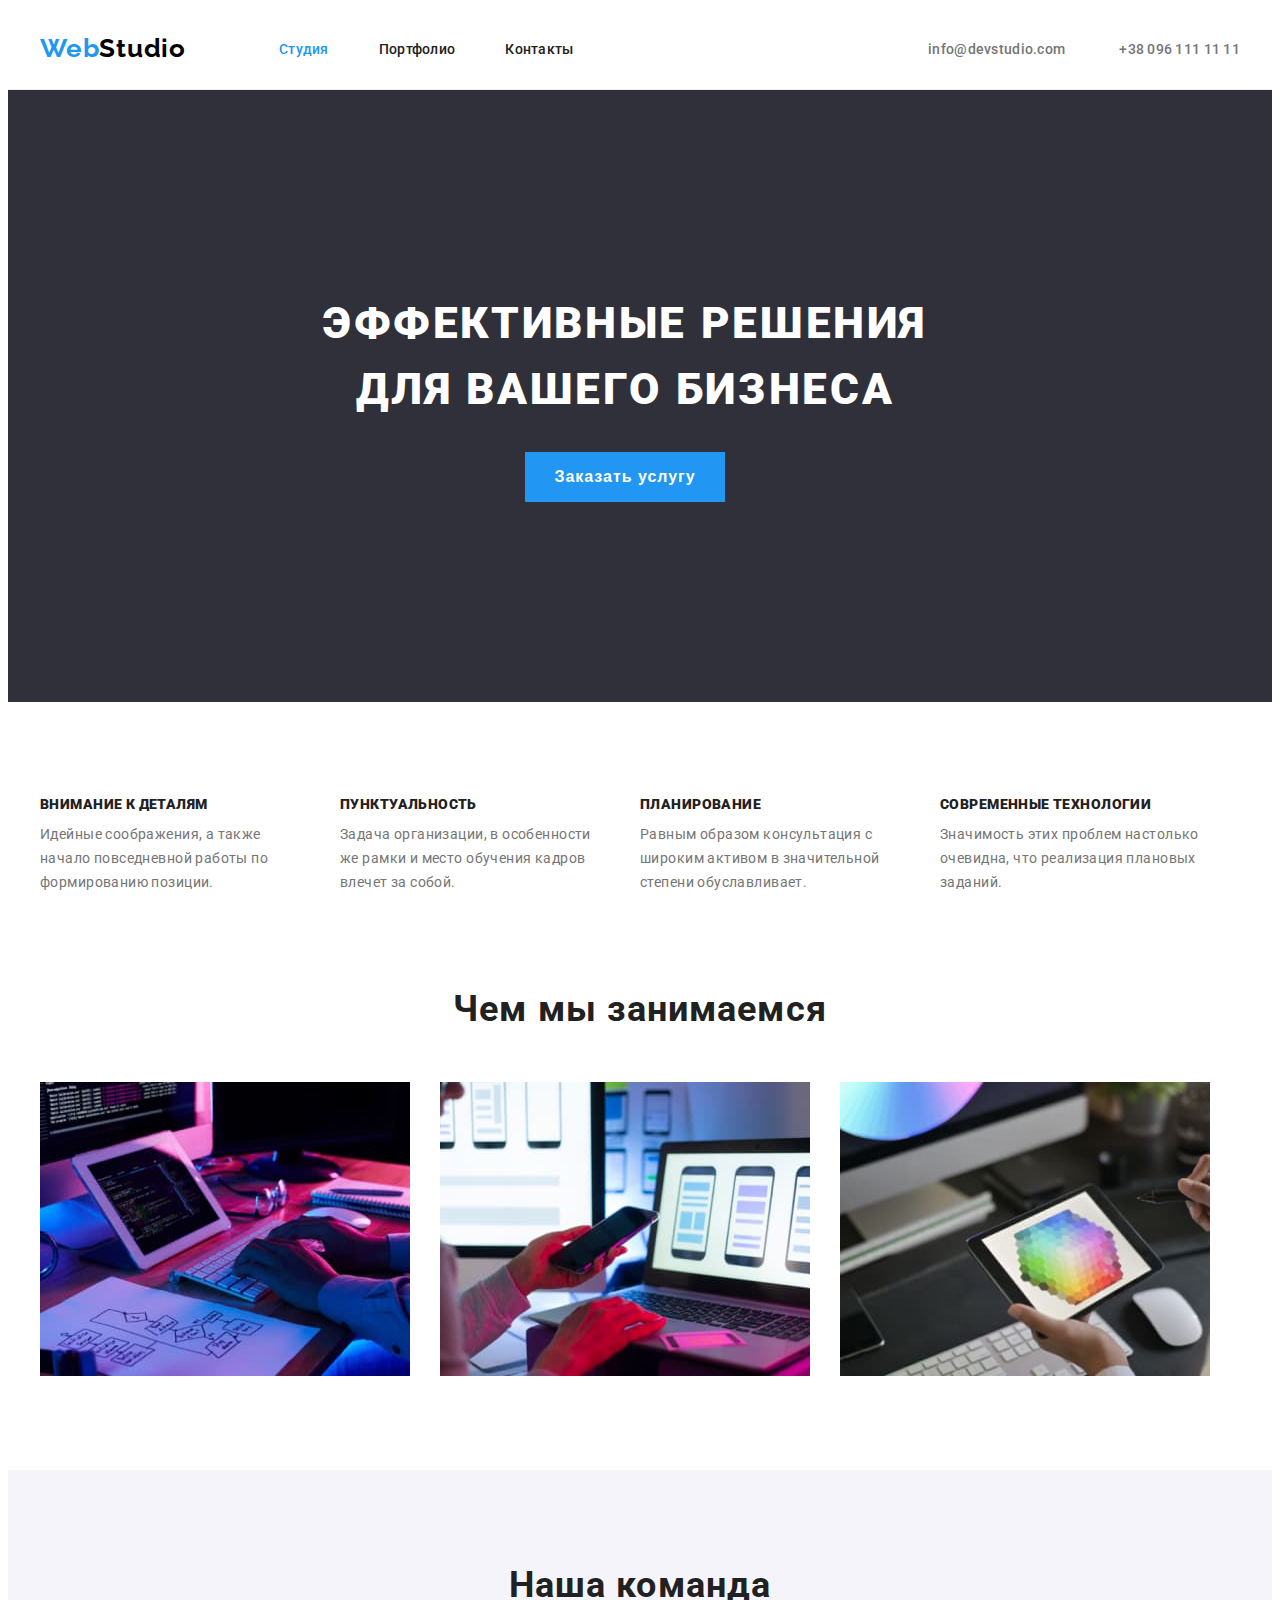
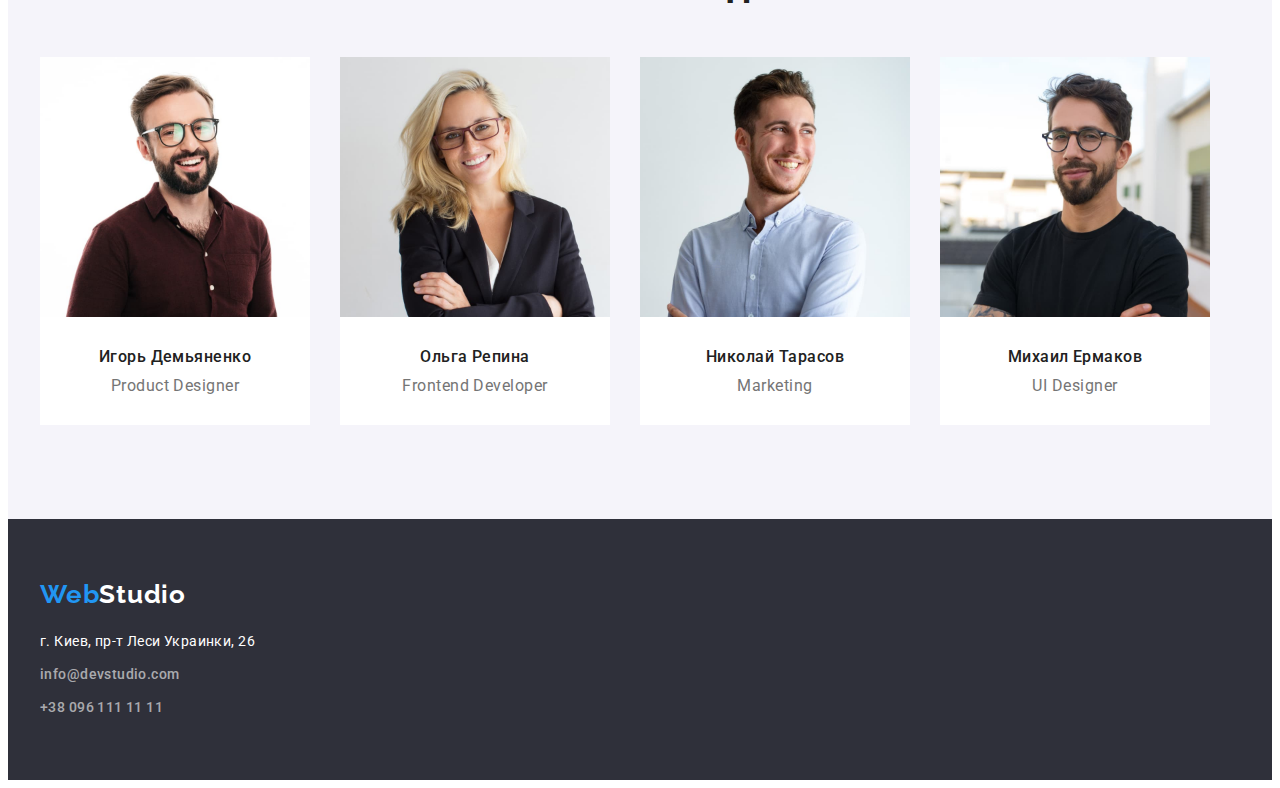
<file: index.html>
<!DOCTYPE html>
<html lang="ru">
  <head>
    <meta charset="UTF-8" />
    <meta http-equiv="X-UA-Compatible" content="IE=edge" />
    <meta name="viewport" content="width=device-width, initial-scale=1.0" />
    <link rel="preconnect" href="https://fonts.googleapis.com" />
    <link rel="preconnect" href="https://fonts.gstatic.com" crossorigin />
    <link
      href="https://fonts.googleapis.com/css2?family=Montserrat:wght@400;700&family=Raleway:wght@700&family=Roboto:wght@400;500;700;900&display=swap"
      rel="stylesheet"
    />
    <link
      rel="stylesheet"
      href="https://cdnjs.cloudflare.com/ajax/libs/modern-normalize/1.1.0/modern-normalize.min.css"
      integrity="sha512-wpPYUAdjBVSE4KJnH1VR1HeZfpl1ub8YT/NKx4PuQ5NmX2tKuGu6U/JRp5y+Y8XG2tV+wKQpNHVUX03MfMFn9Q=="
      crossorigin="anonymous"
      referrerpolicy="no-referrer"
    />
    <link rel="stylesheet" href="./css/styles.css" />

    <title>web studio</title>
  </head>
  <body>
    <header class="header">
      <div class="container">
        <a href="" lang="en" class="header-logo link"
          ><span class="header-logo-1">Web</span><span class="header-logo-2">Studio</span></a
        >
        <nav class="header-navigation">
          <ul class="header-list list">
            <li class="header-item">
              <a href="./index.html" class="header-link link header-selected-page">Студия</a>
            </li>
            <li class="header-item">
              <a href="./portfolio.html" class="header-link link">Портфолио</a>
            </li>
            <li class="header-item">
              <a href="" class="header-link link">Контакты</a>
            </li>
          </ul>
        </nav>
        <div class="header-contact">
          <a href="mailto:info@devstudio.com" class="header-mail link">info@devstudio.com</a>
          <a href="tel:+380961111111" class="header-tel link">+38 096 111 11 11</a>
        </div>
      </div>
    </header>
    <main class="main">
      <section class="hero section">
        <div class="container">
          <h1 class="hero-title">Эффективные решения для вашего бизнеса</h1>
          <button type="button" class="hero-btn btn">Заказать услугу</button>
        </div>
      </section>
      <section class="specific section">
        <div class="container">
          <ul class="specifics-list list">
            <li class="specifics-item">
              <h3 class="specifics-item-title"><b>Внимание к деталям</b></h3>
              <p class="specifics-text">
                Идейные соображения, а также начало повседневной работы по формированию позиции.
              </p>
            </li>
            <li class="specifics-item">
              <h3 class="specifics-item-title"><b>Пунктуальность</b></h3>
              <p class="specifics-text">
                Задача организации, в особенности же рамки и место обучения кадров влечет за собой.
              </p>
            </li>
            <li class="specifics-item">
              <h3 class="specifics-item-title"><b>Планирование</b></h3>
              <p class="specifics-text">
                Равным образом консультация с широким активом в значительной степени обуславливает.
              </p>
            </li>
            <li class="specifics-item">
              <h3 class="specifics-item-title"><b>Современные технологии</b></h3>
              <p class="specifics-text">
                Значимость этих проблем настолько очевидна, что реализация плановых заданий.
              </p>
            </li>
          </ul>
        </div>
      </section>
      <section class="what-we-do section">
        <div class="container">
          <h2 class="what-we-do-title">Чем мы занимаемся</h2>
          <ul class="what-we-do-list list">
            <li class="what-we-do-item">
              <img src="./images/what-we-do-1.jpg" alt="чем мы занимаемся 1" width="370" />
            </li>
            <li class="what-we-do-item">
              <img src="./images/what-we-do-2.jpg" alt="чем мы занимаемся 2" width="370" />
            </li>
            <li class="what-we-do-item">
              <img src="./images/what-we-do-3.jpg" alt="чем мы занимаемся 3" width="370" />
            </li>
          </ul>
        </div>
      </section>
      <section class="our-team section">
        <div class="container">
          <h2 class="our-team-title">Наша команда</h2>
          <ul class="our-team-list list">
            <li class="our-team-item">
              <img src="./images/product-designer.jpg" alt="Фото Игорь демяненко" width="270" />
              <div class="our-team-text">
                <h3 class="our-team-member">Игорь Демьяненко</h3>
                <p lang="en" class="our-team-position">Product Designer</p>
              </div>
            </li>
            <li class="our-team-item">
              <img src="./images/frontend-developer.jpg" alt="Фото Ольга Репина" width="270" />
              <div class="our-team-text">
                <h3 class="our-team-member">Ольга Репина</h3>
                <p lang="en" class="our-team-position">Frontend Developer</p>
              </div>
            </li>
            <li class="our-team-item">
              <img src="./images/marketing.jpg" alt="Фото Николай Тарасов" width="270" />
              <div class="our-team-text">
                <h3 class="our-team-member">Николай Тарасов</h3>
                <p lang="en" class="our-team-position">Marketing</p>
              </div>
            </li>
            <li class="our-team-item">
              <img src="./images/ui-designer.jpg" alt="Фото Михаил Ермаков" width="270" />
              <div class="our-team-text">
                <h3 class="our-team-member">Михаил Ермаков</h3>
                <p lang="en" class="our-team-position">UI Designer</p>
              </div>
            </li>
          </ul>
        </div>
      </section>
    </main>
    <footer class="footer">
      <div class="container">
        <a href="" lang="en" class="footer-logo link"
          ><span class="footer-logo-1">Web</span><span class="footer-logo-2">Studio</span></a
        >
        <ul class="footer-list list">
          <li class="footer-item">
            <address class="footer-adress">г. Киев, пр-т Леси Украинки, 26</address>
          </li>
          <li class="footer-item">
            <a href="mailto:info@devstudio.com" class="footer-mail link">info@devstudio.com</a>
          </li>
          <li class="footer-item">
            <a href="tel:+380961111111" class="footer-tel link">+38 096 111 11 11</a>
          </li>
        </ul>
      </div>
    </footer>
  </body>
</html>
</file>
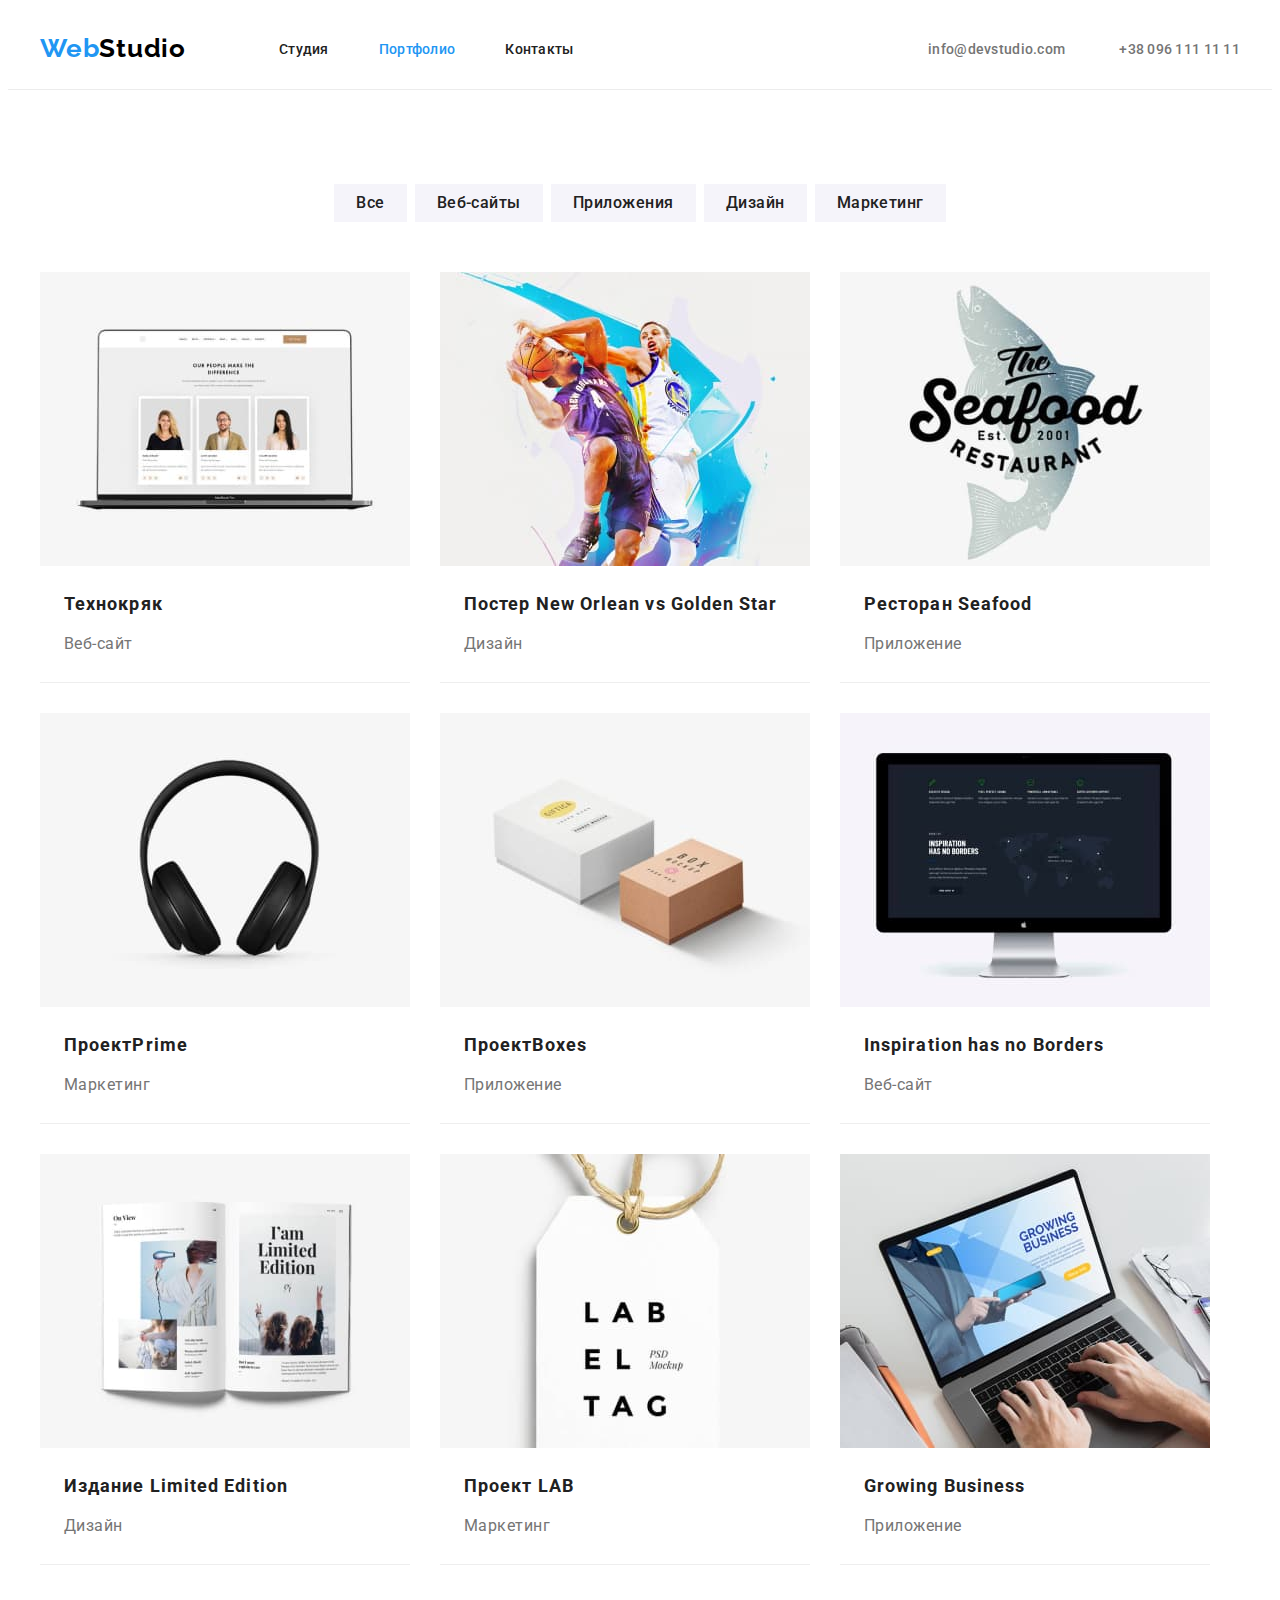
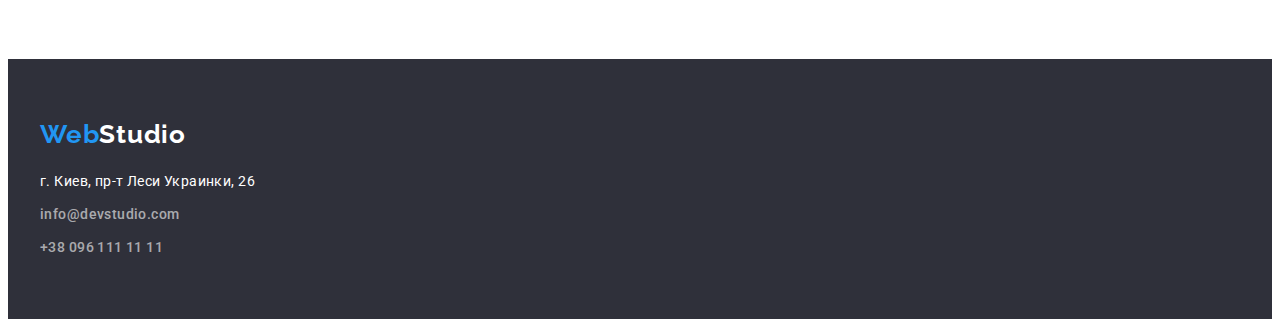
<file: portfolio.html>
<!DOCTYPE html>
<html lang="ru">
  <head>
    <meta charset="UTF-8" />
    <meta http-equiv="X-UA-Compatible" content="IE=edge" />
    <meta name="viewport" content="width=device-width, initial-scale=1.0" />
    <link rel="preconnect" href="https://fonts.googleapis.com" />
    <link rel="preconnect" href="https://fonts.gstatic.com" crossorigin />
    <link
      href="https://fonts.googleapis.com/css2?family=Montserrat:wght@400;700&family=Raleway:wght@700&family=Roboto:wght@400;500;700;900&display=swap"
      rel="stylesheet"
    />
    <link
      rel="stylesheet"
      href="https://cdnjs.cloudflare.com/ajax/libs/modern-normalize/1.1.0/modern-normalize.min.css"
      integrity="sha512-wpPYUAdjBVSE4KJnH1VR1HeZfpl1ub8YT/NKx4PuQ5NmX2tKuGu6U/JRp5y+Y8XG2tV+wKQpNHVUX03MfMFn9Q=="
      crossorigin="anonymous"
      referrerpolicy="no-referrer"
    />
    <link rel="stylesheet" href="./css/styles.css" />
    <title>Portfolio</title>
  </head>
  <body>
    <header class="header">
      <div class="container">
        <a href="" lang="en" class="header-logo link"
          ><span class="header-logo-1">Web</span><span class="header-logo-2">Studio</span></a
        >
        <nav class="header-navigation">
          <ul class="header-list list">
            <li class="header-item">
              <a href="./index.html" class="header-link link">Студия</a>
            </li>
            <li class="header-item">
              <a href="./portfolio.html" class="header-link header-selected-page link">Портфолио</a>
            </li>
            <li class="header-item">
              <a href="" class="header-link link">Контакты</a>
            </li>
          </ul>
        </nav>
        <div class="header-contact">
          <a href="mailto:info@devstudio.com" class="header-mail link">info@devstudio.com</a>
          <a href="tel:+380961111111" class="header-tel link">+38 096 111 11 11</a>
        </div>
      </div>
    </header>
    <main>
      <section class="portfolio section">
        <div class="container">
          <ul class="portfolio-filter list">
            <li class="portfolio-filter-item">
              <button type="button" class="portfolio-btn btn">Все</button>
            </li>
            <li class="portfolio-filter-item">
              <button type="button" class="portfolio-btn btn">Веб-сайты</button>
            </li>
            <li class="portfolio-filter-item">
              <button type="button" class="portfolio-btn btn">Приложения</button>
            </li>
            <li class="portfolio-filter-item">
              <button type="button" class="portfolio-btn btn">Дизайн</button>
            </li>
            <li class="portfolio-filter-item">
              <button type="button" class="portfolio-btn btn">Маркетинг</button>
            </li>
          </ul>
          <ul class="portfolio-list list">
            <li class="portfolio-item">
              <img src="./images/portfolio-technocrack.jpg" alt="Изображение проекта" width="370" />
              <div class="portfolio-item-text">
              <h3 class="portfolio-item-title">Технокряк</h3>
              <p class="portfolio-item-subtitle">Веб-сайт</p>
              </div>
            </li>
            <li class="portfolio-item">
              <img src="./images/portfolio-poster.jpg" alt="Изображение проекта" width="370" />
              <div class="portfolio-item-text">
              <h3 class="portfolio-item-title ">
                Постер <span lang="en">New Orlean vs Golden Star</span>
              </h3>
              <p class="portfolio-item-subtitle ">Дизайн</p>
              </div>
            </li>
            <li class="portfolio-item">
              <img
                src="././images/portfolio-restaurant.jpg"
                alt="Изображение проекта"
                width="370"
              />
              <div class="portfolio-item-text">
              <h3 class="portfolio-item-title ">
                Ресторан <span lang="en">Seafood</span>
              </h3>
              <p class="portfolio-item-subtitle ">Приложение</p>
              </div>
            </li>
            <li class="portfolio-item">
              <img
                src="./images/portfolio-project-prime.jpg"
                alt="Изображение проекта"
                width="370"
              />
              <div class="portfolio-item-text">
              <h3 class="portfolio-item-title ">
                Проект<span lang="en">Prime</span>
              </h3>
              <p class="portfolio-item-subtitle ">Маркетинг</p>
              </div>
            </li>
            <li class="portfolio-item">
              <img
                src="./images/portfolio-project-boxes.jpg"
                alt="Изображение проекта"
                width="370"
              />
              <div class="portfolio-item-text">
              <h3 class="portfolio-item-title ">
                Проект<span lang="en">Boxes</span>
              </h3>
              <p class="portfolio-item-subtitle ">Приложение</p>
              </div>
            </li>
            <li class="portfolio-item">
              <img
                src="./images/portfolio-inspiration-has-no-borders.jpg"
                alt="Изображение проекта"
                width="370"
              />
              <div class="portfolio-item-text">
              <h3 lang="en" class="portfolio-item-title ">
                Inspiration has no Borders
              </h3>
              <p class="portfolio-item-subtitle ">Веб-сайт</p>
              </div>
            </li>
            <li class="portfolio-item">
              <img
                src="./images/portfolio-limited-edition.jpg"
                alt="Изображение проекта"
                width="370"
              />
              <div class="portfolio-item-text">
              <h3 class="portfolio-item-title ">
                Издание <span lang="en">Limited Edition</span>
              </h3>
              <p class="portfolio-item-subtitle">Дизайн</p>
              </div>
            </li>
            <li class="portfolio-item">
              <img src="./images/portfolio-project-lab.jpg" alt="Изображение проекта" width="370" />
              <div class="portfolio-item-text">
              <h3 class="portfolio-item-title">
                Проект<span lang="en"> LAB</span>
              </h3>
              <p class="portfolio-item-subtitle">Маркетинг</p>
              </div>
            </li>
            <li class="portfolio-item">
              <img
                src="./images/portfolio-growing-business.jpg"
                alt="Изображение проекта"
                width="370"
              />
              <div class="portfolio-item-text">
              <h3 lang="en" class="portfolio-item-title">Growing Business</h3>
              <p class="portfolio-item-subtitle">Приложение</p>
              </div>
            </li>
  
      </section>
    </main>
    <footer class="footer">
      <div class="container">
        <a href="" lang="en" class="footer-logo link"
          ><span class="footer-logo-1">Web</span><span class="footer-logo-2">Studio</span></a
        >
        <ul class="footer-list list">
          <li class="footer-item">
            <address class="footer-adress">г. Киев, пр-т Леси Украинки, 26</address>
          </li>
          <li class="footer-item">
            <a href="mailto:info@devstudio.com" class="footer-mail link">info@devstudio.com</a>
          </li>
          <li class="footer-item">
            <a href="tel:+380961111111" class="footer-tel link">+38 096 111 11 11</a>
          </li>
        </ul>
      </div>
    </footer>
  </body>
</html>
</file>
<file: css/styles.css>
body {
  font-family: 'Roboto', sans-serif;
  color: #212121;
}
p,
h1,
h2,
h3,
h4,
h5,
h6 {
  margin: 0;
}
ul {
  padding-left: 0;
  margin: 0;
}
img {
  display: block;
  max-width: 100%;
  height: auto;
}
:root {
  --joint-logo-color: #2196f3;
  --header-logo-color: #000000;
  --footer-logo-color: #ffffff;

  --main-color: #757575;
  --active-link-color: #2196f3;
  --selected-page-color: #2196f3;
  --logo-font: 'Raleway', sans-serif;
  --tipical-margin-1: 50px;
  --tipical-margin-2: 30px;
  --tipical-padding: 0;
}
.list {
  list-style: none;
}
.link {
  text-decoration: none;
}
.container {
  width: 1200px;
  margin: 0 auto;
  padding-left: 15px;
  padding-right: 15px;
}
.section {
  padding-top: 94px;
  padding-bottom: 94px;
}
/* -----header----- */
.header {
  border-bottom: 1px solid #ececec;
  padding-top: 25px;
  padding-bottom: 25px;
}
.header .container {
  display: flex;
  align-items: center;
}
.header-logo {
  font-family: var(--logo-font);
  font-weight: 700;
  font-size: 26px;
  line-height: 1.2;
  letter-spacing: 0.03em;
  margin-right: 93px;
}
.header-logo-1 {
  color: var(--joint-logo-color);
}
.header-logo-2 {
  color: var(--header-logo-color);
}

.header-list {
  display: flex;
}

.header-link {
  font-weight: 500;
  font-size: 14px;
  line-height: 1.2;
  letter-spacing: 0.02em;
  color: inherit;
  padding: 10px 0px;
}
.header-selected-page {
  color: var(--selected-page-color);
}

.header-item:not(:last-child) {
  margin-right: var(--tipical-margin-1);
}
.header-mail,
.header-tel {
  font-weight: 500;
  font-size: 14px;
  line-height: 1.2;
  letter-spacing: 0.02em;
  color: var(--main-color);
  padding: 10px 0px;
}
.header-contact {
  margin-left: auto;
}
.header-mail {
  margin-right: var(--tipical-margin-1);
}
.header-mail:hover,
.header-tel:hover,
.header-mail:focus,
.header-tel:focus {
  color: var(--active-link-color);
}
/* -----hero----- */

.hero {
  background-color: #2f303a;
  padding: 200px 0;
}

.hero-title {
  font-weight: 900;
  font-size: 44px;
  line-height: 1.5;
  text-align: center;
  letter-spacing: 0.06em;
  text-transform: uppercase;

  color: #ffffff;
  max-width: 696px;

  margin-left: 237px;
  margin-bottom: var(--tipical-margin-2);
}
.hero-btn {
  font-weight: 700;
  font-size: 16px;
  line-height: 1.88;

  align-items: center;

  letter-spacing: 0.06em;
  color: #ffffff;
  background: #2196f3;
  cursor: pointer;
  margin-left: 485px;
  width: 200px;
  height: 50px;
  text-align: center;
  border: 0;
}
/* -----specifics----- */

.specifics-list {
  display: flex;
}
.specifics-item:not(:last-child) {
  margin-right: var(--tipical-margin-2);
}
.specifics-item-title {
  font-size: 14px;
  line-height: 1.2;
  letter-spacing: 0.03em;
  text-transform: uppercase;
  margin-bottom: 10px;
}
.specifics-text {
  font-size: 14px;
  line-height: 1.7;
  letter-spacing: 0.03em;
  color: var(--main-color);
  max-width: 270px;
}
/* -----what we do----- */

.what-we-do {
  padding-top: 0;
}
.what-we-do-title {
  font-size: 36px;
  line-height: 1.2;
  text-align: center;
  letter-spacing: 0.03em;
  margin-bottom: var(--tipical-margin-1);
}
.what-we-do-list {
  display: flex;
}
.what-we-do-item:not(:last-child) {
  margin-right: var(--tipical-margin-2);
}
/* -----our team----- */
.our-team {
  background: #f5f4fa;
}
.our-team-title {
  font-size: 36px;
  line-height: 1.2;
  text-align: center;
  letter-spacing: 0.03em;
  margin-bottom: 50px;
}
.our-team-list {
  display: flex;
}
.our-team-item {
  background: #ffffff;
}
.our-team-item:not(:last-child) {
  margin-right: var(--tipical-margin-2);
}
.our-team-member {
  font-weight: 500;
  font-size: 16px;
  line-height: 1.2;
  text-align: center;
  letter-spacing: 0.03em;

  margin-bottom: 10px;
}
.our-team-position {
  font-size: 16px;
  line-height: 1.2;
  text-align: center;
  letter-spacing: 0.03em;

  color: var(--main-color);
}
.our-team-text {
  margin: var(--tipical-margin-2) 0;
}
/* -----footer----- */

.footer {
  background: #2f303a;
  padding: 60px 0;
}
.footer-logo {
  font-family: var(--logo-font);
  font-weight: 700;
  font-size: 26px;
  line-height: 1.2;
  letter-spacing: 0.03em;
}
.footer-logo-1 {
  color: var(--joint-logo-color);
}
.footer-logo-2 {
  color: var(--footer-logo-color);
}
.footer-adress {
  font-style: normal;
  font-weight: 400;
  font-size: 14px;
  line-height: 1.7;
  letter-spacing: 0.03em;
  color: #ffffff;
  margin-top: 20px;
}

.footer-item:not(:last-child) {
  margin-bottom: 9px;
}

.footer-mail,
.footer-tel {
  font-weight: 500;
  font-size: 14px;
  line-height: 1.7;
  letter-spacing: 0.03em;
  color: rgba(255, 255, 255, 0.6);
  display: block;
}
.footer-mail:hover,
.footer-tel:hover,
.footer-mail:focus,
.footer-tel:focus {
  color: var(--active-link-color);
}
/* -----portfolio----- */
.portfolio-btn {
  background: #f5f4fa;
  font-weight: 500;
  font-size: 16px;
  line-height: 1.6;

  text-align: center;
  letter-spacing: 0.03em;
  color: inherit;
  font-family: inherit;
  border: 0;
  cursor: pointer;

  padding: 6px 22px;
}

.portfolio-btn:active {
  background: #2196f3;
  color: #ffffff;
}
.portfolio-filter {
  justify-content: center;
  display: flex;
  margin-bottom: var(--tipical-margin-1);
}
.portfolio-filter-item:not(:last-child) {
  margin-right: 8px;
}
.portfolio-list {
  display: flex;
  flex-wrap: wrap;
  margin-left: -30px;
  margin-top: -30px;
}
.portfolio-item {
  margin-left: var(--tipical-margin-2);
  margin-top: var(--tipical-margin-2);
}
.portfolio-item {
  border-bottom: 1px solid #eeeeee;
  box-sizing: border-box;
}
.portfolio-item-title {
  font-size: 18px;
  line-height: 2;
  letter-spacing: 0.06em;
  margin-bottom: 4px;
}
.portfolio-item-subtitle {
  font-size: 16px;
  line-height: 2.25;
  letter-spacing: 0.03em;

  color: var(--main-color);
}

.portfolio-item-text {
  margin-top: 20px;
  margin-left: 24px;
  margin-bottom: 20px;
}
</file>
